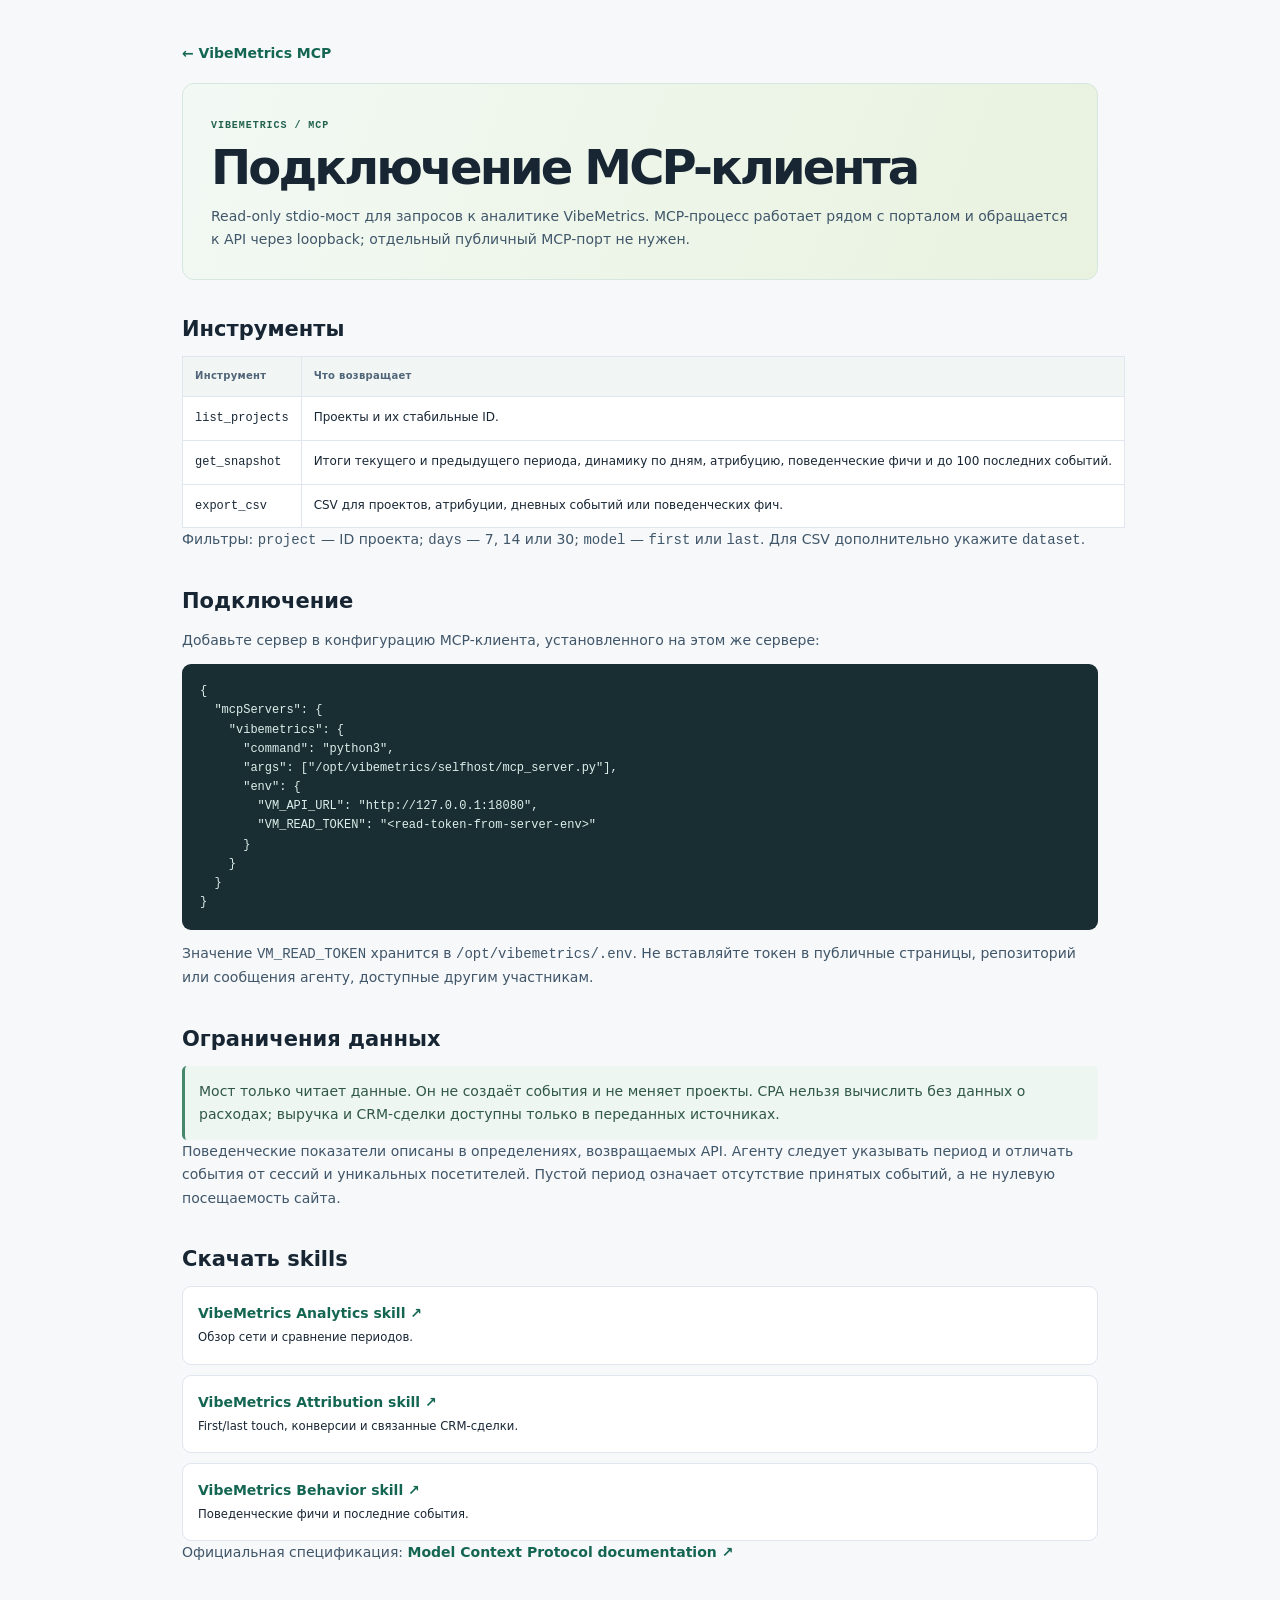
<file: docs/mcp.html>
<!doctype html>
<html lang="ru">
<head>
  <meta charset="utf-8">
  <meta name="viewport" content="width=device-width,initial-scale=1">
  <meta name="theme-color" content="#f6f8fa">
  <title>VibeMetrics MCP — подключение и документация</title>
  <link rel="icon" href="/assets/mark.svg" type="image/svg+xml">
  <link rel="stylesheet" href="/assets/style.css">
  <style>
    body{background:#f6f8fa;color:#182634;font:14px/1.65 Inter,system-ui,-apple-system,"Segoe UI",sans-serif}
    .doc{max-width:960px;margin:42px auto;padding:0 22px 70px}
    .doc-head{padding:28px;border:1px solid #d6e7df;border-radius:12px;background:linear-gradient(110deg,#f2f9f4,#e9f2df)}
    .doc h1{font-size:clamp(30px,5vw,48px);margin:7px 0 12px}
    .doc h2{font-size:21px;margin:32px 0 10px}
    .doc p,.doc li{color:#405669}
    .doc pre{overflow:auto;padding:18px;border-radius:9px;background:#192e33;color:#dceee9;font:12px/1.6 ui-monospace,SFMono-Regular,Consolas,monospace}
    .doc code{font-family:ui-monospace,SFMono-Regular,Consolas,monospace}
    .doc a{color:#146653;font-weight:700}
    .doc-table{width:100%;border-collapse:collapse;background:#fff}
    .doc-table th,.doc-table td{padding:11px 12px;border:1px solid #dfe6ed;text-align:left}
    .doc-table th{background:#f1f5f3}
    .doc-links{display:grid;gap:10px}
    .doc-link{padding:15px;background:#fff;border:1px solid #dfe6ed;border-radius:9px}
    .doc-back{display:inline-block;margin-bottom:18px}
    .note{padding:14px;border-left:3px solid #47866a;background:#edf6f1;border-radius:5px;color:#31574a}
    @media(max-width:600px){.doc{margin:18px auto;padding-inline:14px}.doc-head{padding:20px}.doc-table{font-size:12px}}
  </style>
</head>
<body>
  <main class="doc">
    <a class="doc-back" href="/#mcp">← VibeMetrics MCP</a>
    <header class="doc-head">
      <span class="eyebrow">VIBEMETRICS / MCP</span>
      <h1>Подключение MCP-клиента</h1>
      <p>Read-only stdio-мост для запросов к аналитике VibeMetrics. MCP-процесс работает рядом с порталом и обращается к API через loopback; отдельный публичный MCP-порт не нужен.</p>
    </header>

    <h2>Инструменты</h2>
    <table class="doc-table">
      <thead><tr><th>Инструмент</th><th>Что возвращает</th></tr></thead>
      <tbody>
        <tr><td><code>list_projects</code></td><td>Проекты и их стабильные ID.</td></tr>
        <tr><td><code>get_snapshot</code></td><td>Итоги текущего и предыдущего периода, динамику по дням, атрибуцию, поведенческие фичи и до 100 последних событий.</td></tr>
        <tr><td><code>export_csv</code></td><td>CSV для проектов, атрибуции, дневных событий или поведенческих фич.</td></tr>
      </tbody>
    </table>
    <p>Фильтры: <code>project</code> — ID проекта; <code>days</code> — 7, 14 или 30; <code>model</code> — <code>first</code> или <code>last</code>. Для CSV дополнительно укажите <code>dataset</code>.</p>

    <h2>Подключение</h2>
    <p>Добавьте сервер в конфигурацию MCP-клиента, установленного на этом же сервере:</p>
    <pre>{
  "mcpServers": {
    "vibemetrics": {
      "command": "python3",
      "args": ["/opt/vibemetrics/selfhost/mcp_server.py"],
      "env": {
        "VM_API_URL": "http://127.0.0.1:18080",
        "VM_READ_TOKEN": "&lt;read-token-from-server-env&gt;"
      }
    }
  }
}</pre>
    <p>Значение <code>VM_READ_TOKEN</code> хранится в <code>/opt/vibemetrics/.env</code>. Не вставляйте токен в публичные страницы, репозиторий или сообщения агенту, доступные другим участникам.</p>

    <h2>Ограничения данных</h2>
    <div class="note">Мост только читает данные. Он не создаёт события и не меняет проекты. CPA нельзя вычислить без данных о расходах; выручка и CRM-сделки доступны только в переданных источниках.</div>
    <p>Поведенческие показатели описаны в определениях, возвращаемых API. Агенту следует указывать период и отличать события от сессий и уникальных посетителей. Пустой период означает отсутствие принятых событий, а не нулевую посещаемость сайта.</p>

    <h2>Скачать skills</h2>
    <div class="doc-links">
      <div class="doc-link"><a href="/skills/vibemetrics-analytics/SKILL.md" download>VibeMetrics Analytics skill ↗</a><br><small>Обзор сети и сравнение периодов.</small></div>
      <div class="doc-link"><a href="/skills/vibemetrics-attribution/SKILL.md" download>VibeMetrics Attribution skill ↗</a><br><small>First/last touch, конверсии и связанные CRM-сделки.</small></div>
      <div class="doc-link"><a href="/skills/vibemetrics-behavior/SKILL.md" download>VibeMetrics Behavior skill ↗</a><br><small>Поведенческие фичи и последние события.</small></div>
    </div>
    <p>Официальная спецификация: <a href="https://modelcontextprotocol.io/" target="_blank" rel="noopener noreferrer">Model Context Protocol documentation ↗</a></p>
  </main>
</body>
</html>
</file>
<file: assets/style.css>
:root{font-family:Inter,system-ui,-apple-system,BlinkMacSystemFont,"Segoe UI",sans-serif;color:#182634;background:#f6f8fa;font-synthesis:none;--ink:#182634;--muted:#526377;--border:#dfe6ed;--green:#146653;--dark:#143f3b;--paper:#fff;--pale:#eaf4ef;--radius:11px;font-size:14px}
*,*::before,*::after{box-sizing:border-box}
body{margin:0;min-width:320px}
a{color:inherit;text-decoration:none}
button,input,select{font:inherit;color:inherit}
button,select{cursor:pointer}
button:disabled{opacity:.5;cursor:wait}
:focus-visible{outline:2px solid #207c66;outline-offset:3px}
h1,h2,h3,p{margin:0}
svg{display:block}
.skip{position:fixed;z-index:5;top:-100px;padding:12px;background:#fff}
.skip:focus{top:4px}
.mast{height:65px;display:flex;align-items:center;gap:32px;padding:0 30px;background:#fff;border-bottom:1px solid var(--border);position:sticky;top:0;z-index:4}
.brand{display:inline-flex;align-items:center;gap:10px;font-weight:800;font-size:18px;letter-spacing:-.65px;white-space:nowrap}
.brand-mark{width:34px;height:34px;border-radius:9px;background:var(--dark);color:#e3fb94;display:grid;place-items:center}
.brand-mark svg{width:24px}
.top-nav{height:100%;display:flex;gap:22px}
.top-nav a{height:100%;display:flex;align-items:center;border-bottom:2px solid transparent;white-space:nowrap;font-size:13px;color:var(--muted);font-weight:650}
.top-nav a[aria-current]{border-color:#186954;color:#164f43}
.mast-actions{display:flex;align-items:center;gap:16px;margin-left:auto}
.build-label,.eyebrow,.nav-label,.code-label{font-family:ui-monospace,SFMono-Regular,Consolas,monospace;letter-spacing:.095em;font-size:10px;font-weight:700}
.build-label{color:var(--muted);white-space:nowrap}
.button{border:1px solid #dbe3ea;background:#fff;border-radius:7px;min-height:36px;padding:0 12px;display:inline-flex;gap:7px;align-items:center;justify-content:center;font-size:12px;font-weight:700;white-space:nowrap}
.button:hover{background:#edf4f1;border-color:#bdcec7}
.button.primary{background:var(--dark);border-color:var(--dark);color:#fff}
.button.primary:hover{background:#1e564d}
.button.icon-only{width:36px;padding:0;font-size:19px}
[data-icon]{display:inline-flex;flex:0 0 auto}
[data-icon] svg{width:16px;height:16px}
.layout{display:grid;grid-template-columns:218px minmax(0,1fr);min-height:calc(100dvh - 65px)}
.sidebar{border-right:1px solid var(--border);background:#fff}
.side-body{position:sticky;top:65px;padding:21px 13px 18px}
.workspace{display:flex;align-items:center;gap:9px;margin:0 2px 25px;padding:9px;background:#f6f8fa;border:1px solid #e8edf1;border-radius:8px}
.workspace>[data-icon]{padding:6px;background:#e3eee9;color:#235a4c;border-radius:6px}
.workspace strong,.workspace small{display:block;white-space:nowrap}
.workspace strong{font-size:11.5px}
.workspace small{font-size:10.5px;color:var(--muted);margin-top:2px}
.nav-label{color:#607184;margin:20px 9px 8px}
.side-nav{display:grid;gap:6px}
.side-nav a{display:flex;gap:10px;align-items:center;min-height:43px;padding:0 12px;color:#2f5145;border:1px solid #e2ede7;border-radius:11px;background:#f7faf8;font-size:13px;font-weight:650;white-space:nowrap;transition:background .15s,border-color .15s,transform .15s}
.side-nav a:hover{background:#e6f6ec;border-color:#a9d8bd;transform:translateX(2px)}
.side-nav a[aria-current]{color:#fff;background:#16a06f;border-color:#0c8a5d;font-weight:750;box-shadow:0 4px 12px #16a06f40}
.side-nav a[aria-current] [data-icon]{color:#fff}
.nav-count{font-size:10px;background:#dfeee5;color:#1b7455;border-radius:6px;padding:2px 7px;margin-left:auto}
.side-nav a[aria-current] .nav-count{background:#ffffff33;color:#fff}
.engine{margin:26px 2px 0;padding:11px;border:1px solid var(--border);border-radius:8px;background:#fff}
.engine>div{display:flex;align-items:center;gap:7px;font-size:12px}
.engine>div [data-icon]{color:#5b7564}
.engine small{display:block;margin:7px 0 11px;color:var(--muted);font-size:11px}
.engine small::before,.status-dot::before{content:"";display:inline-block;width:6px;height:6px;border-radius:50%;background:#57a889;margin:0 6px 2px 0;vertical-align:middle}
.engine a{font-size:11px;font-weight:700;color:var(--green)}
.frame{max-width:1490px;margin:0 auto;padding:19px 29px 0}
.breadcrumbs{display:flex;gap:8px;align-items:center;color:var(--muted);font-size:11px;margin-bottom:15px}
.breadcrumbs strong{color:#2e4151}
.hero{position:relative;isolation:isolate;overflow:hidden;display:flex;align-items:center;justify-content:space-between;gap:18px;padding:25px 25px 26px;border:1px solid #d6e7df;border-radius:var(--radius);background:linear-gradient(110deg,#f2f9f4,#edf7f1 70%,#e9f2df)}
.hero::after{position:absolute;inset:0 0 0 35%;z-index:-1;content:"";opacity:.54;background-image:linear-gradient(#9dbdab35 1px,transparent 1px),linear-gradient(90deg,#9dbdab35 1px,transparent 1px);background-size:20px 20px;mask-image:linear-gradient(90deg,transparent,#000)}
.eyebrow{color:#22624f;display:inline-flex;align-items:center;gap:6px}
.hero .eyebrow::before{content:"";width:6px;height:6px;border:1px solid #548f6e;background:#99c6a6;border-radius:50%}
h1{font-size:clamp(29px,3.2vw,43px);font-weight:780;letter-spacing:-.06em;line-height:1.05;margin:8px 0 9px}
.hero p,.page-head p{color:#41586a;font-size:13px;line-height:1.55;max-width:660px}
.flow{display:flex;align-items:center;gap:7px;flex-shrink:0}
.flow-step{padding:10px 9px;min-width:74px;text-align:center;border:1px solid #d5e3d9;border-radius:8px;background:#ffffffd9;font-size:10px;font-weight:700}
.flow-step [data-icon]{display:flex;justify-content:center;color:#286653;margin-bottom:5px}
.flow-step [data-icon] svg{width:19px;height:19px}
.flow-arrow{color:#628072}
.page-head,.tools-row,.panel-head{display:flex;align-items:center;justify-content:space-between;gap:12px;flex-wrap:wrap}
.page-head{margin:0 0 17px}
.tools-row{margin:16px 0 12px}
.tools-row strong{font-size:13px}
.control-group{display:flex;align-items:center;gap:7px;flex-wrap:wrap}
select,input{border:1px solid #dbe3ea;background:#fff;border-radius:7px;min-height:34px;padding:0 8px;font-size:12px}
select{max-width:100%}
input{width:100%}
#project-filter{width:164px}
.mode,.tag{display:inline-flex;align-items:center;gap:5px;border-radius:5px;padding:3px 7px;font-size:10px;font-weight:700;white-space:nowrap}
.mode{color:#245b4c;background:#e9f3ed;border:1px solid #dbe9e0}
.mode.warn{background:#fff6e1;color:#815416;border-color:#f2e4c5}
.mode .status-dot::before{margin:0}
.tag{background:#eff2f6;color:#4b5f73}
.tag.on{background:#eaf5ef;color:#24644f}
.tag.attn{background:#fff3dc;color:#775014}
.kpis{display:grid;grid-template-columns:repeat(4,minmax(0,1fr));gap:12px;margin-bottom:13px}
.kpi,.panel{background:#fff;border:1px solid var(--border);border-radius:var(--radius);min-width:0}
.kpi{padding:12px 14px 13px}
.kpi-top{display:flex;justify-content:space-between;align-items:center;gap:6px;font-weight:650;color:#465c71;font-size:12px}
.kpi-top>[data-icon]{color:#267360;background:#eaf5ef;border-radius:6px;padding:5px}
.kpi:nth-child(2) .kpi-top>[data-icon]{color:#555ca5;background:#efeffb}
.kpi:nth-child(3) .kpi-top>[data-icon]{color:#886020;background:#faf2df}
.kpi:nth-child(4) .kpi-top>[data-icon]{color:#347c88;background:#eaf5f8}
.kpi-value{font-size:27px;font-weight:770;letter-spacing:-.055em;line-height:1.2;margin:3px 0 4px}
.kpi-note{font-size:10.5px;color:var(--muted)}
.analytics-grid{display:grid;grid-template-columns:minmax(0,1.82fr) minmax(255px,1fr);gap:13px;margin-bottom:13px}
.panel-head{padding:13px 15px}
.panel-head h2,.module h2{font-size:15px;letter-spacing:-.022em}
.panel-head p,.module p,.quiet{font-size:11.5px;color:var(--muted);line-height:1.45;margin-top:3px}
.chart{padding:0 13px 8px}
.chart svg{width:100%;height:auto;max-height:210px;overflow:visible}
.chart text{font:10px system-ui,sans-serif;fill:#52677c}
.chart .guide{stroke:#e9edf2;stroke-dasharray:3 3}
.chart .series{stroke:#277f69;stroke-width:2.3;fill:none;vector-effect:non-scaling-stroke;stroke-linecap:round;stroke-linejoin:round}
.chart .compare{stroke:#929cbb;stroke-width:1.5;stroke-dasharray:4 4;fill:none;vector-effect:non-scaling-stroke}
.key{display:inline-flex;gap:6px;align-items:center;color:var(--muted);font-size:10.5px}
.key::before{content:"";width:12px;height:2px;background:#277f69;border-radius:2px}
.key.prev::before{background:none;border-top:2px dashed #929cbb}
.channel-list{display:grid;gap:9px;padding:0 15px 13px}
.channel{display:grid;grid-template-columns:minmax(0,1fr) auto;align-items:center;gap:4px 9px;font-size:11.5px}
.channel strong{font-weight:650;overflow-wrap:anywhere}
.channel b{font-variant-numeric:tabular-nums;font-size:11px;color:#374f60}
.track{grid-column:1/-1;background:#edf1f3;height:5px;border-radius:4px;overflow:hidden}
.track i{display:block;background:#5f9f8d;height:100%;border-radius:4px}
.channel:nth-child(2) .track i{background:#8494c4}
.channel:nth-child(3) .track i{background:#a9ad72}
.channel:nth-child(4) .track i{background:#79a4b8}
.panel+.panel,.section-gap{margin-top:13px}
.table-wrap{overflow:auto}
table{border-collapse:collapse;width:100%;text-align:left;white-space:nowrap;font-size:12px}
th,td{padding:9px 14px;border-top:1px solid #e9edf1}
th{background:#f8fafb;color:#516579;font-size:10px;letter-spacing:.03em;font-weight:700}
td.number,th.number{text-align:center;font-variant-numeric:tabular-nums}
th.number{font-variant-numeric:normal}
.table-wrap th,.table-wrap td{border-top:1px solid #e9edf1;border-bottom:1px solid #e9edf1;margin-top:-1px}
.table-wrap td+td,.table-wrap th+th{border-left:1px solid #eef2f6}
td:last-child,th:last-child{padding-right:16px}
tbody tr:hover{background:#fbfcfd}
.project-cell{display:flex;align-items:center;gap:9px}
.project-mark{width:28px;height:28px;display:grid;place-items:center;border-radius:6px;background:color-mix(in srgb,var(--mark) 10%,white);color:var(--mark);font-weight:750}
.project-cell a{font-weight:720}
.project-cell a:hover,.text-link:hover{text-decoration:underline}
.project-cell small{display:block;font-size:10px;color:var(--muted);margin-top:2px}
.text-link{color:var(--green);font-size:11.5px;font-weight:750;white-space:nowrap}
.empty{padding:19px 15px;color:var(--muted);font-size:12px;line-height:1.5;white-space:normal}
.modules{display:grid;grid-template-columns:repeat(3,minmax(0,1fr));gap:13px}
.module{padding:15px;display:flex;flex-direction:column;align-items:flex-start;gap:8px}
.module>[data-icon]{background:#edf4f0;border-radius:7px;padding:8px;color:#276653}
.module a,.module button{margin-top:auto}
.module .button{margin-top:auto}
.callout{padding:13px 15px;border:1px solid #dbe8e1;background:#edf6f1;border-radius:8px;color:#31574a;font-size:12px;line-height:1.5;margin-bottom:13px}
.callout.warn{background:#fff6e4;border-color:#eddfc1;color:#71501c}
.steps{padding:0 18px 14px 33px;font-size:12px;color:#435568;line-height:1.65}
.steps li+li{margin-top:9px}
.code-block{background:#192e33;color:#dceee9;margin:0 15px 15px;padding:12px;border-radius:8px;overflow:auto;font:11.5px/1.55 ui-monospace,monospace}
.detail{padding:0 15px 15px}
.detail h3{font-size:13px;margin:12px 0 5px}
.detail p{font-size:12px;color:var(--muted);line-height:1.55}
footer{display:flex;justify-content:space-between;gap:10px;padding:19px 0;color:#52667a;font-size:11px}
dialog{width:min(420px,calc(100% - 24px));border:1px solid var(--border);border-radius:12px;padding:18px;color:var(--ink)}
dialog::backdrop{background:#152c36a6}
.dialog-head,.dialog-actions{display:flex;justify-content:space-between;align-items:center;gap:10px}
.dialog-head h2{font-size:23px;letter-spacing:-.04em;margin:4px 0}
dialog label{font-size:12px;font-weight:650;display:block;margin-top:10px}
dialog label span{color:var(--muted);font-weight:400}
dialog input{display:block;margin-top:4px}
.dialog-actions{justify-content:flex-end;margin-top:14px}
.form-error{color:#8c382c;font-size:12px;margin-top:8px}
#toast:not(:empty){position:fixed;bottom:16px;right:16px;max-width:calc(100% - 32px);z-index:6;padding:10px 13px;border-radius:7px;background:#183f3a;color:#fff;font-size:12px;box-shadow:0 4px 16px #15342a30}
@media(max-width:1120px){.layout{grid-template-columns:192px minmax(0,1fr)}.frame{padding-inline:19px}.mast{padding-inline:19px}.flow-step{min-width:65px}.flow{gap:4px}.hero{padding:21px}.side-body{padding-inline:10px}}
@media(max-width:930px){.hero .flow{display:none}.analytics-grid{grid-template-columns:minmax(0,1.45fr) minmax(205px,1fr)}}
@media(max-width:740px){.mast{position:relative;gap:13px;padding:0 12px;height:58px}.brand{font-size:15px;gap:6px}.brand-mark{width:28px;height:28px}.brand-mark svg{width:19px}.build-label{display:none}.top-nav{gap:11px}.top-nav a{font-size:11px}.mast-actions{gap:0}.bundle{padding:0 8px}.layout{display:block}.sidebar{border-right:0;border-bottom:1px solid var(--border)}.side-body{padding:5px 9px;position:static;display:flex;overflow:auto;gap:4px}.workspace,.nav-label,.engine{display:none}.side-nav{display:flex;gap:3px}.side-nav a{padding:0 7px;min-height:33px;font-size:11px;gap:5px}.side-nav [data-icon] svg{width:13px;height:13px}.nav-count{display:none}.frame{padding:13px 12px 0}.breadcrumbs{margin-bottom:10px}.kpis{gap:8px}.kpi{padding:9px}.analytics-grid{gap:8px}.modules{gap:8px}}
@media(max-width:520px){.top-nav a:first-child{display:none}.analytics-grid,.modules{grid-template-columns:1fr}.kpis{grid-template-columns:repeat(2,minmax(0,1fr))}.kpi-value{font-size:25px}.hero{padding:17px}.tools-row{align-items:flex-start}.control-group{gap:5px}#project-filter{width:125px}.panel-head{padding:11px}.table-wrap td,.table-wrap th{padding-inline:9px}}

.brand{gap:0}.brand-mark{margin-right:9px}.brand-suffix{color:#246b55}
@media(max-width:740px){.brand-mark{margin-right:5px}}
@media(max-width:520px){.mast{gap:8px}.top-nav a{font-size:10.5px}}
.analytics-grid>.panel+.panel,.modules>.panel+.panel{margin-top:0}
[hidden]{display:none!important}
.ai-body{display:grid;gap:10px}
.ai-loading{padding:16px;border:1px dashed #cfe4d8;border-radius:10px;background:#f7fbf8;color:#39705d;font-size:12px}
.ai-summary{padding:12px 14px;border-radius:10px;background:#eef8f2;border:1px solid #d5ebdd;color:#205a46;font-size:13px;line-height:1.55}
.ai-section-title{margin-top:8px;font-size:11px;font-weight:800;letter-spacing:.08em;text-transform:uppercase;color:#5b7568}
.ai-step{padding:11px 13px;border:1px solid #e1ebe6;border-radius:10px;background:#fff}
.ai-step-head{display:flex;gap:8px;align-items:center;font-weight:800;color:#1b5f47;margin-bottom:7px;font-size:12px}
.ai-step-head span{display:inline-flex;align-items:center;justify-content:center;width:20px;height:20px;border-radius:6px;background:#16a06f;color:#fff;font-size:11px}
.ai-line{display:flex;gap:9px;color:#41586d;font-size:12px;line-height:1.5;padding:2px 0}
.ai-line b{flex:0 0 82px;color:#6b8174;font-size:11px;text-transform:uppercase;letter-spacing:.04em}
.ai-line.verdict{color:#185c45;font-weight:650}
.ai-list{display:grid;gap:8px}
.ai-item{padding:10px 12px;border:1px solid #e3ebe8;border-radius:9px;background:#fbfdfc;font-size:12px;line-height:1.5;color:#3b5263}
.ai-item b{color:#233f50}
.ai-badge{display:inline-block;margin-right:8px;padding:2px 7px;border-radius:6px;font-size:10px;font-weight:800;text-transform:uppercase;background:#e8f0ec;color:#4c6d5d}
.ai-badge.high{background:#ffe8e3;color:#a33b26}
.ai-badge.medium{background:#fff3d9;color:#8a5a11}
.ai-badge.low{background:#e8f0ec;color:#4c6d5d}
.ai-evidence{color:#6d7f89;font-size:11px;margin-top:3px}
.ai-meta{color:#82939c;font-size:10px;margin-top:4px}
.ai-body .button{margin-right:8px}
.tag-bar{display:flex;flex-wrap:wrap;gap:6px;margin:2px 0 14px}
.tag-bar .chip{display:inline-flex;align-items:center;gap:6px;padding:4px 11px;border-radius:16px;border:1px solid var(--border);background:#fff;color:#4b5f73;font-size:11px;font-weight:700;cursor:pointer}
.tag-bar .chip span{font-weight:700;opacity:.65}
.tag-bar .chip:hover{border-color:#9db8ac}
.tag-bar .chip.active{background:#146653;border-color:#146653;color:#fff}
.tag-bar .chip.active span{opacity:.85}
.report-tabs{margin:4px 0 17px;gap:6px;border-bottom:1px solid #e6eeeb;padding-bottom:14px}
.report-tabs .chip{justify-content:center;padding:9px 12px;border-radius:9px;border:1px solid #cfe4d8;background:#f2faf5;color:#276049;font-size:12px;line-height:1;box-shadow:0 2px 5px #0b4a3310}
.report-tabs .chip:hover{background:#dcf4e6;border-color:#65bf95;color:#125b43}
.report-tabs .chip.active{background:#16a06f;border-color:#0c8a5d;color:#fff;box-shadow:0 4px 12px #16a06f55}
.project-select{min-width:172px;max-width:230px;min-height:38px;border-radius:10px;border-color:#c9e6d5;background:#f2faf5;color:#155f46;font-size:13px;font-weight:700;padding:0 10px}
.row-tag{display:inline-block;margin:3px 4px 0 0;padding:1px 6px;border-radius:4px;background:var(--pale);color:#146653;font-size:10px;font-weight:700}
.row-actions{white-space:nowrap}
.row-actions .button{margin-left:8px;padding:3px 9px;font-size:11px}
.hourly{display:flex;gap:5px;align-items:flex-end;height:150px;padding:8px 0 0}
.hour-col{flex:1;display:flex;flex-direction:column;align-items:center;justify-content:flex-end;gap:4px;height:100%;min-width:0}
.hour-col i{display:block;width:100%;max-width:34px;background:linear-gradient(180deg,#91c8ae,#3f8f75);border-radius:3px 3px 0 0;min-height:2px}
.hour-col span{font-size:9px;color:var(--muted);font-weight:600}
</file>
